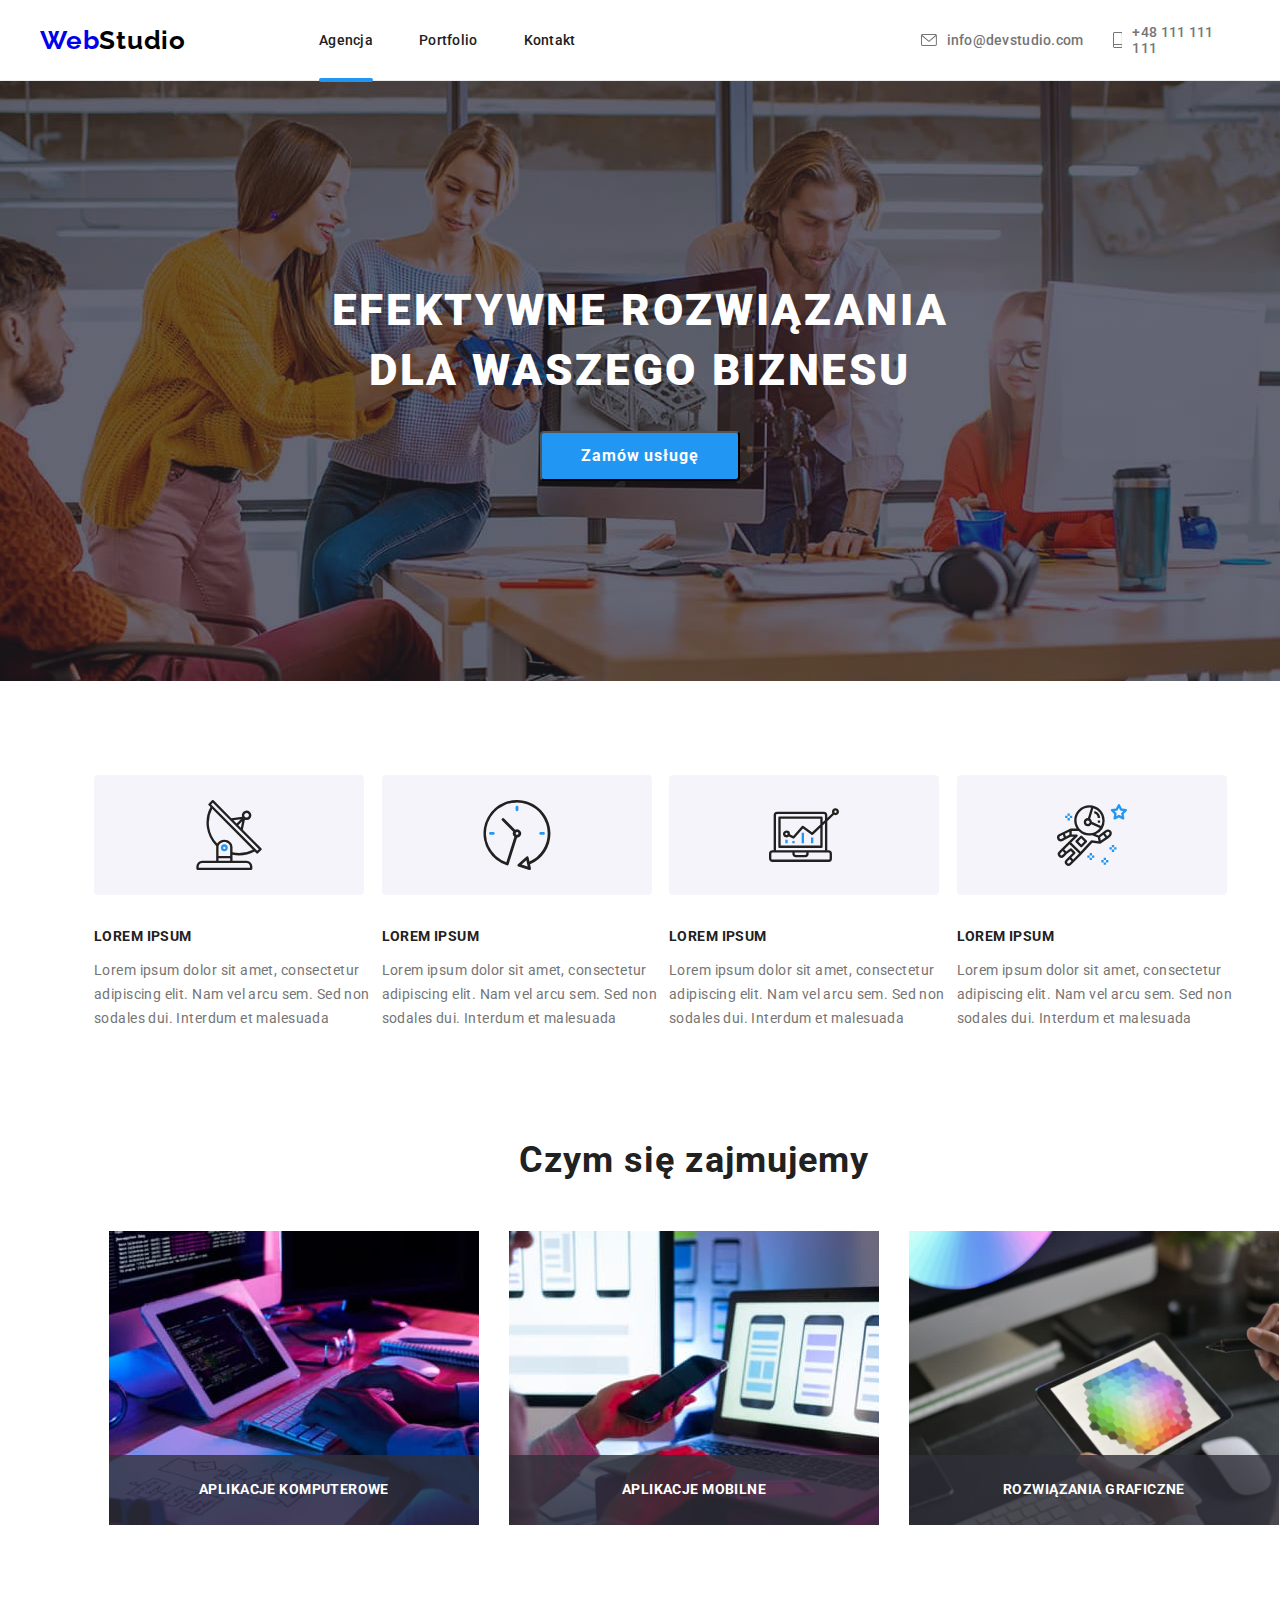
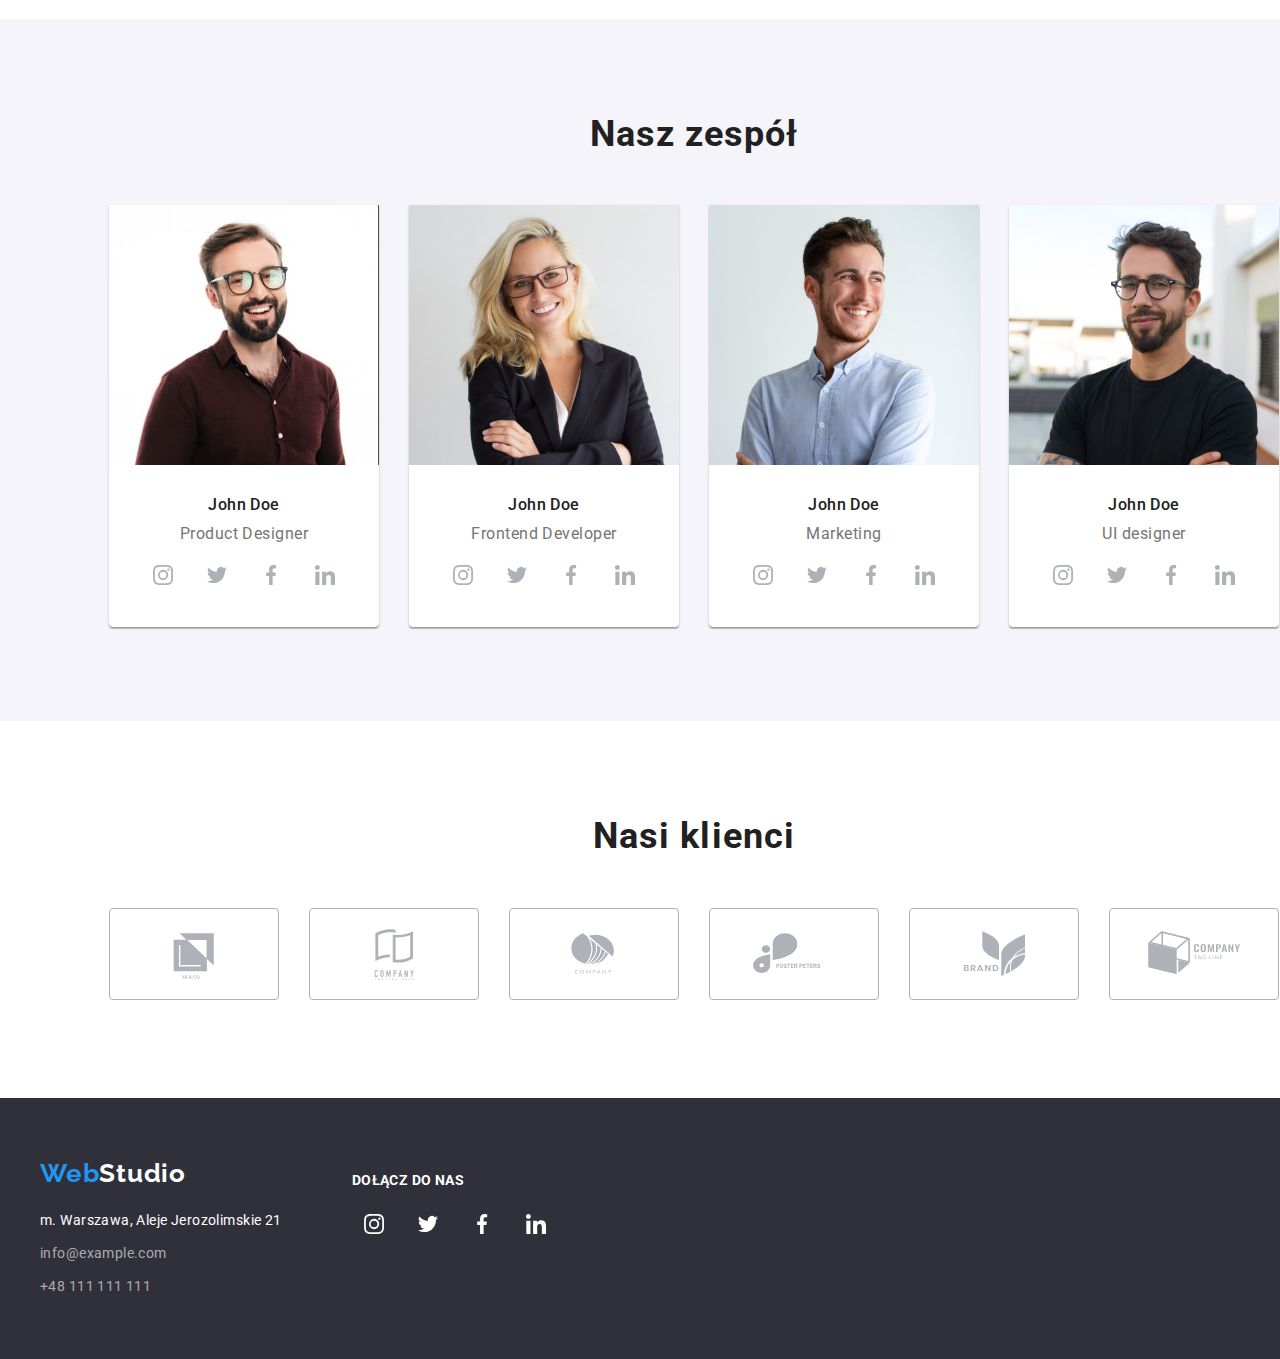
<file: index.html>
<!DOCTYPE html>
<html lang="en">
  <head>
    <title>Wojciech Szczygieł hw3</title>
    <meta charset="UTF-8" />
    <link
      rel="stylesheet"
      href="https://cdnjs.cloudflare.com/ajax/libs/modern-normalize/1.0.0/modern-normalize.min.css"
    />
    <link rel="stylesheet" href="style.css" />
    <link rel="preconnect" href="https://fonts.googleapis.com" />
    <link rel="preconnect" href="https://fonts.gstatic.com" crossorigin />
    <link
      href="https://fonts.googleapis.com/css2?family=Raleway:wght@700&display=swap"
      rel="stylesheet"
    />
    <link
      href="https://fonts.googleapis.com/css2?family=Roboto:wght@400;500;700;900&display=swap"
      rel="stylesheet"
    />
  </head>

  <body>
    <header class="header-style">
      <div class="container row">
        <div class="logo">
          <a href="index.html">Web<span class="logo-black">Studio</span></a>
        </div>
        <nav class="header-nav">
          <ul class="row">
            <li>
              <a class="nav-a is-active" href="index.html"
                >Agencja
                <!-- <div class="is-active"></div> -->
              </a>
            </li>
            <li><a class="nav-a" href="portfolio.html">Portfolio</a></li>
            <li><a class="nav-a" href="">Kontakt</a></li>
          </ul>
        </nav>
        <div class="header-mail">
          <a href="mailto:info@devstudio.com">
            <svg class="header-icon" width="16" height="12">
              <use href="./images/icons.svg#icon-envelope"></use>
            </svg>
            info@devstudio.com
          </a>
        </div>
        <div class="phone-number">
          <a href="">
            <svg class="header-icon" width="10" height="16">
              <use href="./images/icons.svg#icon-smartphone"></use>
            </svg>

            +48 111 111 111</a
          >
        </div>
      </div>
    </header>

    <main>
      <section class="section padding-zero">
        <div class="section-1-bg">
          <div class="container">
            <h1>EFEKTYWNE ROZWIĄZANIA DLA WASZEGO BIZNESU</h1>
            <button type="button" class="section-1-button" data-modal-open>
              <span class="button-name">Zamów usługę</span>
            </button>
          </div>
        </div>
      </section>

      <section class="section section-2-bg">
        <div class="container">
          <ul class="card-set">
            <li class="item">
              <svg width="270" height="120">
                <use href="./images/icons.svg#icon-antena"></use>
              </svg>
              <h2>Lorem ipsum</h2>
              <p>
                Lorem ipsum dolor sit amet, consectetur adipiscing elit. Nam vel
                arcu sem. Sed non sodales dui. Interdum et malesuada
              </p>
            </li>

            <li class="item">
              <svg width="270" height="120">
                <use href="./images/icons.svg#icon-clock"></use>
              </svg>
              <h2>Lorem ipsum</h2>
              <p>
                Lorem ipsum dolor sit amet, consectetur adipiscing elit. Nam vel
                arcu sem. Sed non sodales dui. Interdum et malesuada
              </p>
            </li>

            <li class="item">
              <svg width="270" height="120">
                <use href="./images/icons.svg#icon-diagram"></use>
              </svg>
              <h2>Lorem ipsum</h2>
              <p>
                Lorem ipsum dolor sit amet, consectetur adipiscing elit. Nam vel
                arcu sem. Sed non sodales dui. Interdum et malesuada
              </p>
            </li>

            <li class="item">
              <svg width="270" height="120">
                <use href="./images/icons.svg#icon-astronaut"></use>
              </svg>
              <h2>Lorem ipsum</h2>
              <p>
                Lorem ipsum dolor sit amet, consectetur adipiscing elit. Nam vel
                arcu sem. Sed non sodales dui. Interdum et malesuada
              </p>
            </li>
          </ul>

          <h2>Czym się zajmujemy</h2>

          <div class="main-div-2-images">
            <div class="main-div-2-single-image">
              <img
                width="370"
                height="294"
                alt="A person is typing on a keyboard in a slightly lighted room."
                src="images/csz0.jpg"
              />
              <p>Aplikacje komputerowe</p>
            </div>
            <div class="main-div-2-single-image">
              <img
                width="370"
                height="294"
                alt="A woman is in front of a computer. She has a phone in her hand."
                src="images/csz1.jpg"
              />
              <p>Aplikacje mobilne</p>
            </div>
            <div class="main-div-2-single-image">
              <img
                width="370"
                height="294"
                alt="A person is holding a tablet in their left hand and a pen in their right hand. On the tablet there is a palette of colors."
                src="images/csz2.jpg"
              />
              <p>Rozwiązania graficzne</p>
            </div>
          </div>
        </div>
      </section>

      <section class="section section-3-bg">
        <div class="container">
          <h2>Nasz zespół</h2>
          <ul class="main-div-3-our-team-table">
            <li class="main-div3-our-team-member">
              <img
                width="270"
                height="260"
                alt="A white young man in a claret shirt. He has a beard and is smiling."
                src="images/john_doe_1.jpg"
              />
              <p class="main-div3-our-team-member-name">John Doe</p>
              <p class="main-div3-our-team-member-position">Product Designer</p>
              <div class="social-links">
                <a href="#">
                  <svg width="44" height="44">
                    <use href="./images/icons.svg#icon-instagram"></use>
                  </svg>
                </a>
                <a href="#">
                  <svg width="44" height="44">
                    <use href="./images/icons.svg#icon-twitter"></use>
                  </svg>
                </a>
                <a href="#">
                  <svg width="44" height="44">
                    <use href="./images/icons.svg#icon-facebook"></use>
                  </svg>
                </a>
                <a href="#">
                  <svg width="44" height="44">
                    <use href="./images/icons.svg#icon-linkedin"></use>
                  </svg>
                </a>
              </div>
            </li>
            <li class="main-div3-our-team-member">
              <img
                width="270"
                height="260"
                alt="A white blonde woman in proffesional suit. She has sunglasses."
                src="images/john_doe_2.jpg"
              />
              <p class="main-div3-our-team-member-name">John Doe</p>
              <p class="main-div3-our-team-member-position">
                Frontend Developer
              </p>
              <div class="social-links">
                <a href="#">
                  <svg width="44" height="44">
                    <use href="./images/icons.svg#icon-instagram"></use>
                  </svg>
                </a>
                <a href="#">
                  <svg width="44" height="44">
                    <use href="./images/icons.svg#icon-twitter"></use>
                  </svg>
                </a>
                <a href="#">
                  <svg width="44" height="44">
                    <use href="./images/icons.svg#icon-facebook"></use>
                  </svg>
                </a>
                <a href="#">
                  <svg width="44" height="44">
                    <use href="./images/icons.svg#icon-linkedin"></use>
                  </svg>
                </a>
              </div>
            </li>
            <li class="main-div3-our-team-member">
              <img
                width="270"
                height="260"
                alt="A white young, wide smiling man in a bluish shirt."
                src="images/john_doe_3.jpg"
              />
              <p class="main-div3-our-team-member-name">John Doe</p>
              <p class="main-div3-our-team-member-position">Marketing</p>
              <div class="social-links">
                <a href="#">
                  <svg width="44" height="44">
                    <use href="./images/icons.svg#icon-instagram"></use>
                  </svg>
                </a>
                <a href="#">
                  <svg width="44" height="44">
                    <use href="./images/icons.svg#icon-twitter"></use>
                  </svg>
                </a>
                <a href="#">
                  <svg width="44" height="44">
                    <use href="./images/icons.svg#icon-facebook"></use>
                  </svg>
                </a>
                <a href="#">
                  <svg width="44" height="44">
                    <use href="./images/icons.svg#icon-linkedin"></use>
                  </svg>
                </a>
              </div>
            </li>

            <li class="main-div3-our-team-member">
              <img
                width="270"
                height="260"
                alt="A white man, slightly smiling, in a black shirt. He wears glasses and is miling."
                src="images/john_doe_4.jpg"
              />
              <p class="main-div3-our-team-member-name">John Doe</p>
              <p class="main-div3-our-team-member-position">UI designer</p>
              <div class="social-links">
                <a href="#">
                  <svg width="44" height="44">
                    <use href="./images/icons.svg#icon-instagram"></use>
                  </svg>
                </a>
                <a href="#">
                  <svg width="44" height="44">
                    <use href="./images/icons.svg#icon-twitter"></use>
                  </svg>
                </a>
                <a href="#">
                  <svg width="44" height="44">
                    <use href="./images/icons.svg#icon-facebook"></use>
                  </svg>
                </a>
                <a href="#">
                  <svg width="44" height="44">
                    <use href="./images/icons.svg#icon-linkedin"></use>
                  </svg>
                </a>
              </div>
            </li>
          </ul>
        </div>
      </section>

      <section class="section section-4-bg">
        <div class="container">
          <h2>Nasi klienci</h2>
          <ul class="all-our-clients">
            <li class="our-client">
              <a href="#">
                <svg width="170" height="92">
                  <use href="./images/icons.svg#icon-client-1"></use>
                </svg>
              </a>
            </li>
            <li class="our-client">
              <a href="#">
                <svg width="170" height="92">
                  <use href="./images/icons.svg#icon-client-2"></use>
                </svg>
              </a>
            </li>
            <li class="our-client">
              <a href="#">
                <svg width="170" height="92">
                  <use href="./images/icons.svg#icon-client-3"></use>
                </svg>
              </a>
            </li>
            <li class="our-client">
              <a href="#">
                <svg width="170" height="92">
                  <use href="./images/icons.svg#icon-client-4"></use>
                </svg>
              </a>
            </li>
            <li class="our-client">
              <a href="#">
                <svg width="170" height="92">
                  <use href="./images/icons.svg#icon-client-5"></use>
                </svg>
              </a>
            </li>
            <li class="our-client">
              <a href="#">
                <svg width="170" height="92">
                  <use href="./images/icons.svg#icon-client-6"></use>
                </svg>
              </a>
            </li>
          </ul>
        </div>
      </section>
    </main>

    <footer>
      <div class="footer-style">
        <div class="container footer-align-items-left">
          <div class="footer-div-1">
            <a class="footer-logo"
              ><span class="footer-logo-blueweb">Web</span>Studio</a
            >
            <address class="footer-adress-full">
              <a href="#" class="footer-adress">
                m. Warszawa, Aleje Jerozolimskie 21</a
              >
              <a class="footer-mail" href="mailto:info@example.com"
                >info@example.com</a
              >
              <a href="#" class="footer-telephone">+48 111 111 111</a>
            </address>
          </div>
          <div>
            <p class="footer-join-us">Dołącz do nas</p>
            <div class="footer-social-links">
              <a href="#">
                <svg width="44" height="44">
                  <use href="./images/icons.svg#icon-instagram"></use>
                </svg>
              </a>
              <a href="#">
                <svg width="44" height="44">
                  <use href="./images/icons.svg#icon-twitter"></use>
                </svg>
              </a>
              <a href="#">
                <svg width="44" height="44">
                  <use href="./images/icons.svg#icon-facebook"></use>
                </svg>
              </a>
              <a href="#">
                <svg width="44" height="44">
                  <use href="./images/icons.svg#icon-linkedin"></use>
                </svg>
              </a>
            </div>
          </div>
        </div>
      </div>
    </footer>

    <div class="overlay is-hidden" data-modal>
      <div class="modal">
        <button data-modal-close>
          <svg width="11" height="11">
            <use href="./images/icons.svg#icon-close"></use>
          </svg>
        </button>
      </div>
    </div>
    <script src="./js/modal.js"></script>
  </body>
</html>
</file>
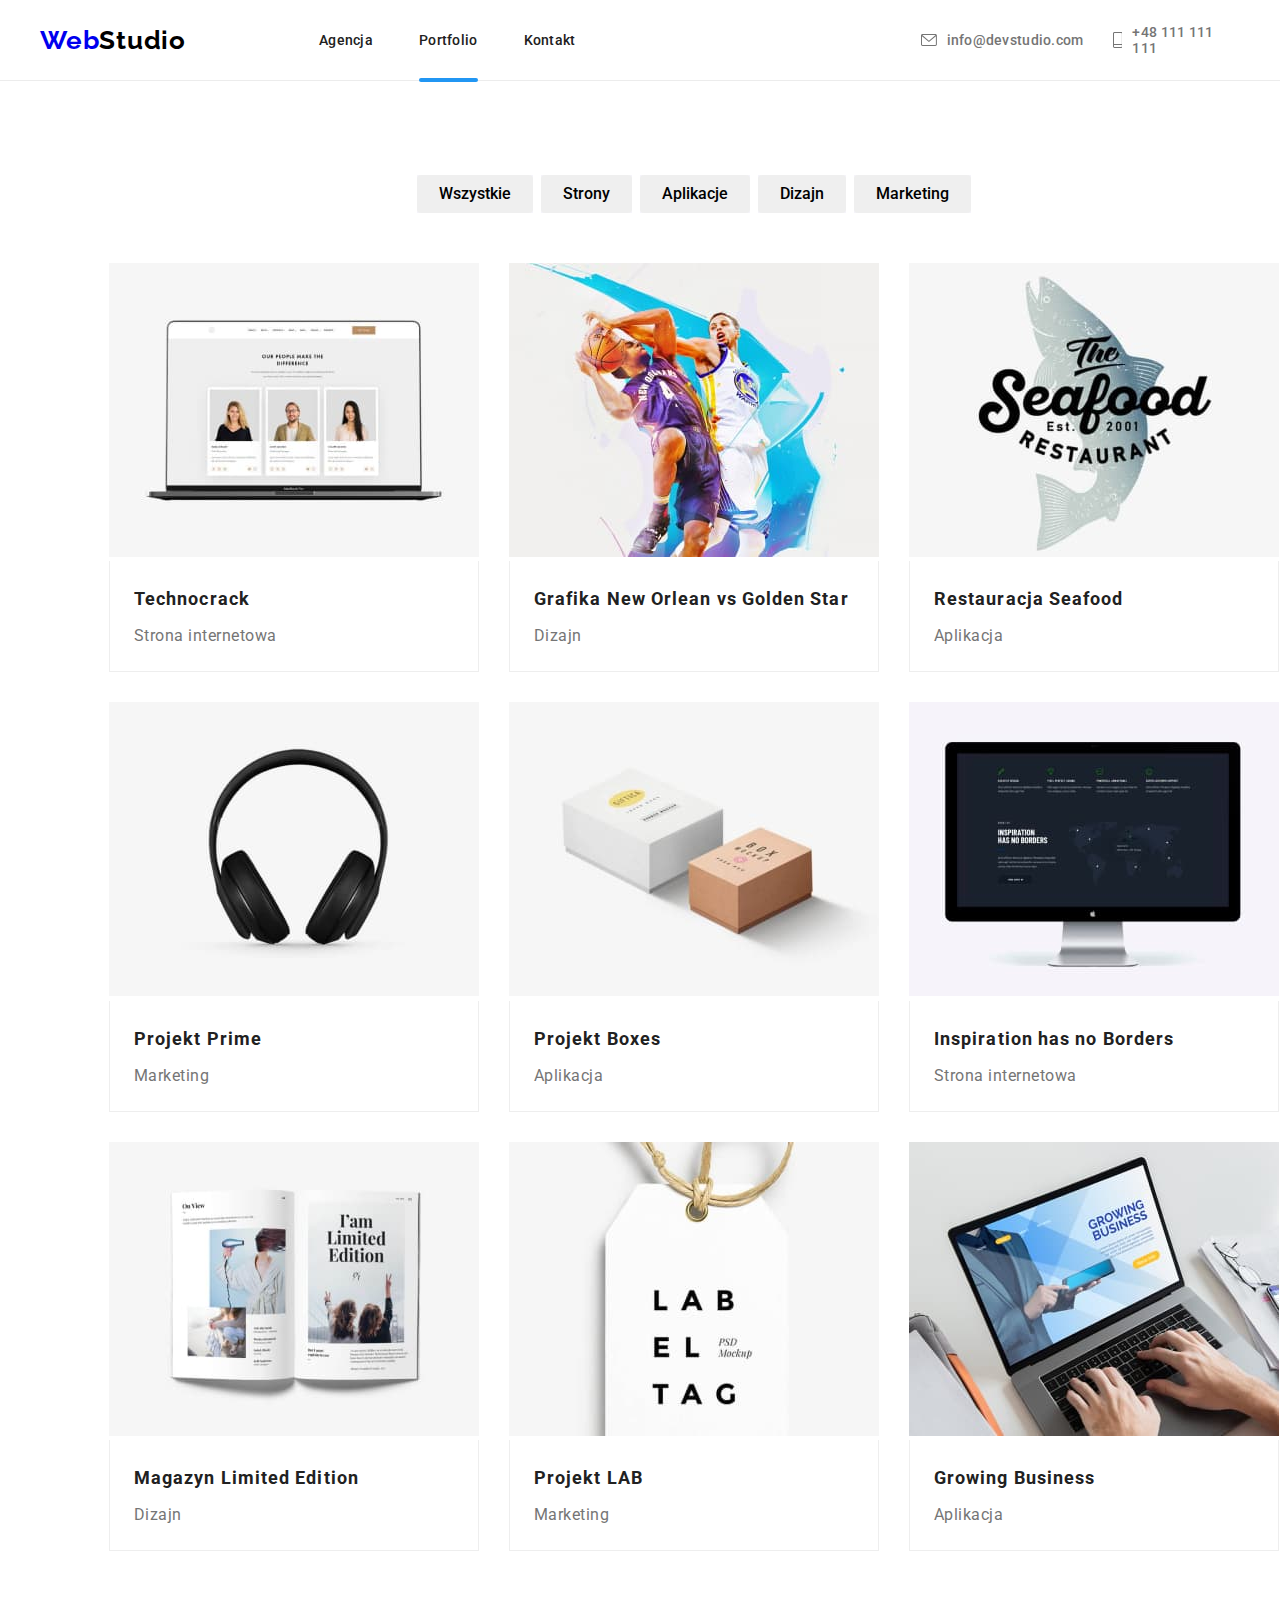
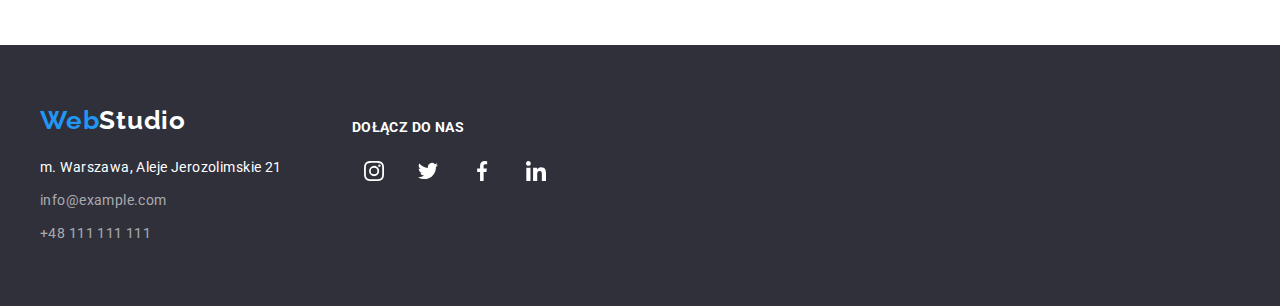
<file: portfolio.html>
<!DOCTYPE html>
<html lang="en">
  <head>
    <title>Portfolio hw3</title>
    <meta charset="UTF-8" />
    <link
      rel="stylesheet"
      href="https://cdnjs.cloudflare.com/ajax/libs/modern-normalize/1.0.0/modern-normalize.min.css"
    />
    <link rel="stylesheet" href="style.css" />
    <link rel="preconnect" href="https://fonts.googleapis.com" />
    <link rel="preconnect" href="https://fonts.gstatic.com" crossorigin />
    <link
      href="https://fonts.googleapis.com/css2?family=Raleway:wght@700&display=swap"
      rel="stylesheet"
    />
    <link
      href="https://fonts.googleapis.com/css2?family=Roboto:wght@400;500;700;900&display=swap"
      rel="stylesheet"
    />
  </head>

  <body>
    <header class="header-style">
      <div class="container row">
        <div class="logo">
          <a href="index.html">Web<span class="logo-black">Studio</span></a>
        </div>
        <nav class="header-nav">
          <ul class="row">
            <li>
              <a class="nav-a" href="index.html"
                >Agencja
                <!-- <div class="is-active"></div> -->
              </a>
            </li>
            <li>
              <a class="nav-a is-active" href="portfolio.html">Portfolio</a>
            </li>
            <li><a class="nav-a" href="">Kontakt</a></li>
          </ul>
        </nav>
        <div class="header-mail">
          <a href="mailto:info@devstudio.com">
            <svg class="header-icon" width="16" height="12">
              <use href="./images/icons.svg#icon-envelope"></use>
            </svg>
            info@devstudio.com
          </a>
        </div>
        <div class="phone-number">
          <a href="">
            <svg class="header-icon" width="10" height="16">
              <use href="./images/icons.svg#icon-smartphone"></use>
            </svg>

            +48 111 111 111</a
          >
        </div>
      </div>
    </header>

    <main>
      <section class="section section-2-bg">
        <div class="container">
          <ul class="portfolio-buttons">
            <li><button type="button">Wszystkie</button></li>
            <li><button type="button">Strony</button></li>
            <li><button type="button">Aplikacje</button></li>
            <li><button type="button">Dizajn</button></li>
            <li><button type="button">Marketing</button></li>
          </ul>

          <ul class="portfolio-cards-wrap">
            <li class="portfolio-images-grid" tabindex="0">
              <div class="portfolio-image">
                <img
                  width="370"
                  height="294"
                  alt="A laptop"
                  src="images/portfolio1.jpg"
                />
                <div class="portfolio-image-rolling-in">
                  Technocrack jest popularną platformą wykorzystywaną do
                  rozpowszechniania koronawirusa. Firmy wykorzystują tę
                  platformę do celów szpiegowskich i ataków na niezabezpieczone
                  serwery konkurencji
                </div>
              </div>
              <p class="portfolio-card-header">Technocrack</p>
              <p class="portfolio-card-comment">Strona internetowa</p>
            </li>
            <li class="portfolio-images-grid" tabindex="0">
              <div class="portfolio-image">
                <img
                  width="370"
                  height="294"
                  alt="Two basketball players fighting over a ball during a jump"
                  src="images/portfolio2.jpg"
                />
                <div class="portfolio-image-rolling-in">
                  Technocrack jest popularną platformą wykorzystywaną do
                  rozpowszechniania koronawirusa. Firmy wykorzystują tę
                  platformę do celów szpiegowskich i ataków na niezabezpieczone
                  serwery konkurencji
                </div>
              </div>
              <p class="portfolio-card-header">
                Grafika New Orlean vs Golden Star
              </p>
              <p class="portfolio-card-comment">Dizajn</p>
            </li>
            <li class="portfolio-images-grid" tabindex="0">
              <div class="portfolio-image">
                <img
                  width="370"
                  height="294"
                  alt="Logo of a seafood reastaurant."
                  src="images/portfolio3.jpg"
                />
                <div class="portfolio-image-rolling-in">
                  Technocrack jest popularną platformą wykorzystywaną do
                  rozpowszechniania koronawirusa. Firmy wykorzystują tę
                  platformę do celów szpiegowskich i ataków na niezabezpieczone
                  serwery konkurencji
                </div>
              </div>
              <p class="portfolio-card-header">Restauracja Seafood</p>
              <p class="portfolio-card-comment">Aplikacja</p>
            </li>

            <li class="portfolio-images-grid" tabindex="0">
              <div class="portfolio-image">
                <img
                  width="370"
                  height="294"
                  alt="A laptop"
                  src="images/portfolio4.jpg"
                />
                <div class="portfolio-image-rolling-in">
                  Technocrack jest popularną platformą wykorzystywaną do
                  rozpowszechniania koronawirusa. Firmy wykorzystują tę
                  platformę do celów szpiegowskich i ataków na niezabezpieczone
                  serwery konkurencji
                </div>
              </div>
              <p class="portfolio-card-header">Projekt Prime</p>
              <p class="portfolio-card-comment">Marketing</p>
            </li>
            <li class="portfolio-images-grid" tabindex="0">
              <div class="portfolio-image">
                <img
                  width="370"
                  height="294"
                  alt="Two basketball players fighting over a ball during a jump"
                  src="images/portfolio5.jpg"
                />
                <div class="portfolio-image-rolling-in">
                  Technocrack jest popularną platformą wykorzystywaną do
                  rozpowszechniania koronawirusa. Firmy wykorzystują tę
                  platformę do celów szpiegowskich i ataków na niezabezpieczone
                  serwery konkurencji
                </div>
              </div>
              <p class="portfolio-card-header">Projekt Boxes</p>
              <p class="portfolio-card-comment">Aplikacja</p>
            </li>
            <li class="portfolio-images-grid" tabindex="0">
              <div class="portfolio-image">
                <img
                  width="370"
                  height="294"
                  alt="Logo of a seafood reastaurant."
                  src="images/portfolio6.jpg"
                />
                <div class="portfolio-image-rolling-in">
                  Technocrack jest popularną platformą wykorzystywaną do
                  rozpowszechniania koronawirusa. Firmy wykorzystują tę
                  platformę do celów szpiegowskich i ataków na niezabezpieczone
                  serwery konkurencji
                </div>
              </div>
              <p class="portfolio-card-header">Inspiration has no Borders</p>
              <p class="portfolio-card-comment">Strona internetowa</p>
            </li>

            <li class="portfolio-images-grid" tabindex="0">
              <div class="portfolio-image">
                <img
                  width="370"
                  height="294"
                  alt="A laptop"
                  src="images/portfolio7.jpg"
                />
                <div class="portfolio-image-rolling-in">
                  Technocrack jest popularną platformą wykorzystywaną do
                  rozpowszechniania koronawirusa. Firmy wykorzystują tę
                  platformę do celów szpiegowskich i ataków na niezabezpieczone
                  serwery konkurencji
                </div>
              </div>
              <p class="portfolio-card-header">Magazyn Limited Edition</p>
              <p class="portfolio-card-comment">Dizajn</p>
            </li>
            <li class="portfolio-images-grid" tabindex="0">
              <div class="portfolio-image">
                <img
                  width="370"
                  height="294"
                  alt="Two basketball players fighting over a ball during a jump"
                  src="images/portfolio8.jpg"
                />
                <div class="portfolio-image-rolling-in">
                  Technocrack jest popularną platformą wykorzystywaną do
                  rozpowszechniania koronawirusa. Firmy wykorzystują tę
                  platformę do celów szpiegowskich i ataków na niezabezpieczone
                  serwery konkurencji
                </div>
              </div>
              <p class="portfolio-card-header">Projekt LAB</p>
              <p class="portfolio-card-comment">Marketing</p>
            </li>
            <li class="portfolio-images-grid" tabindex="0">
              <div class="portfolio-image">
                <img
                  width="370"
                  height="294"
                  alt="Logo of a seafood reastaurant."
                  src="images/portfolio9.jpg"
                />
                <div class="portfolio-image-rolling-in">
                  Technocrack jest popularną platformą wykorzystywaną do
                  rozpowszechniania koronawirusa. Firmy wykorzystują tę
                  platformę do celów szpiegowskich i ataków na niezabezpieczone
                  serwery konkurencji
                </div>
              </div>
              <p class="portfolio-card-header">Growing Business</p>
              <p class="portfolio-card-comment">Aplikacja</p>
            </li>
          </ul>
        </div>
      </section>
    </main>

    <footer>
      <div class="footer-style">
        <div class="container footer-align-items-left">
          <div class="footer-div-1">
            <a class="footer-logo"
              ><span class="footer-logo-blueweb">Web</span>Studio</a
            >
            <address class="footer-adress-full">
              <a href="#" class="footer-adress">
                m. Warszawa, Aleje Jerozolimskie 21</a
              >
              <a class="footer-mail" href="mailto:info@example.com"
                >info@example.com</a
              >
              <a href="#" class="footer-telephone">+48 111 111 111</a>
            </address>
          </div>
          <div>
            <p class="footer-join-us">Dołącz do nas</p>
            <div class="footer-social-links">
              <a href="#">
                <svg width="44" height="44">
                  <use href="./images/icons.svg#icon-instagram"></use>
                </svg>
              </a>
              <a href="#">
                <svg width="44" height="44">
                  <use href="./images/icons.svg#icon-twitter"></use>
                </svg>
              </a>
              <a href="#">
                <svg width="44" height="44">
                  <use href="./images/icons.svg#icon-facebook"></use>
                </svg>
              </a>
              <a href="#">
                <svg width="44" height="44">
                  <use href="./images/icons.svg#icon-linkedin"></use>
                </svg>
              </a>
            </div>
          </div>
        </div>
      </div>
    </footer>
  </body>
</html>
</file>
<file: style.css>
:root {
  --background: #fff;
  --primary-color: #2196f3;
  --primary-text-color: #212121;
  --section-bg-color: #2f303a;
  --section-color: #fff;
  --studio-button-text-color: #fff;
  --main-div-our-team-background-color: #f5f4fa;
  --our-team-member-background-color: #fff;
  --our-team-member-position-text-color: #757575;
  --footer-background: #2f303a;
  --footer-logo-color: #fff;
  --footer-adress-color: #fff;
  --portfolio-buttons-background-color: #f5f4fa;
  --portfolio-buttons-text-hover-color: #fff;
  --section-2-bg-color: #fff;
  --portfolio-card-border: #eeeeee;
  --header-border: #ececec;
  --footer-adress: rgba(255, 255, 255, 0.6);
  --social-links-color: #afb1b8;
  --footer-social-links-bg: rgba(255, 255, 255, 0.1);
}

h1 {
  margin: 0;
  padding: 0;
}

h2 {
  padding: 0;
  margin: 0;
}

body {
  font-family: "Roboto", Arial, Helvetica, sans-serif;
  font-style: normal;
  font-weight: 400;
  color: var(--primary-text-color);
  margin: 0 auto;
  background-color: var(--background);
}

.container {
  width: 1200px;
  display: flex;
  flex-direction: column;
  align-items: center;
  margin: auto;
}

.row {
  display: flex;
  flex-direction: row;
  justify-content: center;
  list-style-type: none;
}

.header-style {
  font-weight: 500;
  font-size: 14px;
  letter-spacing: 0.02em;
  display: flex;
  justify-content: center;
  border-bottom: 1px solid var(--header-border);
}

.nav-a {
  position: relative;
  color: var(--primary-text-color);
  text-decoration: none;
  transition-property: color;
  transition-duration: 250ms;
  transition-timing-function: cubic-bezier(0.4, 0, 0.2, 1);
}

.row > li > a:focus,
.row > li > a:hover {
  color: var(--primary-color);
}

.nav-a:visited {
  color: inherit;
}

.is-active::after {
  content: "";
  position: absolute;
  width: 100%;
  height: 4px;
  left: 0px;
  top: 46px;

  background: #2196f3;
  border-radius: 2px;
}

.is-active:visited {
  color: var(--primary-color);
}

.logo {
  font-family: "Raleway";
  font-weight: 700;
  font-size: 26px;
  margin-right: 93px;

  letter-spacing: 0.03em;

  color: var(--primary-color);
  line-height: 3.076923076923077;
}
.logo > a {
  text-decoration: none;
}

.logo > a:visited {
  color: inherit;
}

.logo-black {
  color: black;
}

.row > li:not(:last-child) {
  margin-right: 46px;
}

.header-nav {
  margin-right: 345px;
}

.header-mail {
  margin-right: 29px;
}

.header-icon {
  margin-right: 10px;
  display: block;
  fill: var(--our-team-member-position-text-color);
  transition-property: fill;
  transition-duration: 250ms;
  transition-timing-function: cubic-bezier(0.4, 0, 0.2, 1);
}

.phone-number > a,
.header-mail > a {
  text-decoration: none;

  align-items: center;
  display: flex;
  color: var(--our-team-member-position-text-color);
  transition-property: color;
  transition-duration: 250ms;
  transition-timing-function: cubic-bezier(0.4, 0, 0.2, 1);
}

.phone-number a:focus,
.phone-number a:hover,
.header-mail a:focus,
.header-mail a:hover {
  color: var(--primary-color);
}

.phone-number a:focus > svg,
.phone-number a:hover > svg,
.header-mail a:focus > svg,
.header-mail a:hover > svg {
  fill: var(--primary-color);
}

.section {
  align-items: center;
  display: flex;
  justify-content: center;
  flex-direction: column;
  padding: 94px;
  width: 100%;
  background: var(--section-bg-color);
}

.padding-zero {
  padding: 0;
}

.section-2-bg {
  background-color: var(--section-2-bg-color);
}

.container > h1 {
  font-weight: 900;
  width: 696px;
  font-size: 44px;
  line-height: 1.36;
  /* or 136% */
  text-align: center;
  letter-spacing: 0.06em;
  text-transform: uppercase;

  color: var(--section-color);
}

.section-1-button {
  height: 50px;
  width: 200px;
  margin-top: 30px;
  background: var(--primary-color);
  box-shadow: 0px 4px 4px rgba(0, 0, 0, 0.15);
  border-radius: 4px;
}

.button-name {
  width: 117px;
  font-weight: 700;
  line-height: 1.88;

  align-items: center;
  text-align: center;
  letter-spacing: 0.06em;
  color: var(--studio-button-text-color);
}

.section-1-bg {
  padding: 200px;
  background-image: linear-gradient(to right, #2f303a66, #2f303a66),
    url(images/section-1-background.jpg);
  height: 600px;

  object-fit: contain;
}

.card-set {
  margin: 0;
  display: flex;
  flex-wrap: wrap;
  gap: 10px;
  padding: 0 0 94px 0;
  list-style: none;
}

.item {
  flex-basis: calc((100% - 90px) / 4);
}

.item > h2 {
  margin-top: 30px;
  font-weight: 700;
  font-size: 14px;
  line-height: 1.14;
  letter-spacing: 0.03em;
  text-transform: uppercase;
}

.item > p {
  font-weight: 400;
  font-size: 14px;
  line-height: 1.71;

  letter-spacing: 0.03em;
  color: var(--our-team-member-position-text-color);
}

.container > h2 {
  font-weight: 700;
  font-size: 36px;
  line-height: 1.17;
  letter-spacing: 0.03em;
}

.main-div-2-images {
  padding: 50px 0 0 0;
  display: flex;
  gap: 30px;
}

.main-div-2-single-image {
  position: relative;
  margin: 0;
  padding: 0;
}

.main-div-2-single-image > p {
  position: absolute;
  font-weight: 700;
  font-size: 14px;
  line-height: 1.14;
  text-align: center;
  letter-spacing: 0.03em;
  text-transform: uppercase;
  width: 100%;
  height: 70px;
  color: var(--footer-logo-color);
  background-color: rgba(47, 48, 58, 0.8);
  left: 0;
  bottom: 0px;
  padding: 27px 0;
  margin: 0;
}

.main-div-2-single-image > img {
  margin: 0;
  padding: 0;
  display: block;
}

.main-div-3-our-team {
  background: var(--main-div-our-team-background-color);
  margin-top: 94px;
  align-items: center;
  display: flex;
  justify-content: center;
  flex-direction: column;
}

.section-3-bg {
  background-color: var(--portfolio-buttons-background-color);
}

.section-4-bg {
  background-color: var(--background);
}

.main-div-3-our-team > h2 {
  font-weight: 700;
  font-size: 36px;
  line-height: 1.17;
  letter-spacing: 0.03em;
}

.main-div-3-our-team-table {
  margin: 50px 0 0 0;
  display: flex;
  flex-wrap: wrap;
  gap: 30px;
  padding: 0;
  list-style: none;
}

.social-links {
  display: flex;
  justify-content: center;
  gap: 10px;
  padding: 0 0 30px 0;
}

.social-links > a > svg {
  display: block;
  border-radius: 50%;
  background-color: var(--background);
  fill: var(--social-links-color);
  transition-property: background-color fill;
  transition-duration: 250ms;
  transition-timing-function: cubic-bezier(0.4, 0, 0.2, 1);
}

.social-links > a:focus > svg,
.social-links > a:hover > svg {
  background-color: var(--primary-color);
  fill: var(--background);
}

.main-div3-our-team-member {
  flex-basis: calc((100% - 90px) / 4);
  background: var(--our-team-member-background-color);
  box-shadow: 0px 1px 3px rgba(0, 0, 0, 0.12), 0px 1px 1px rgba(0, 0, 0, 0.14),
    0px 2px 1px rgba(0, 0, 0, 0.2);
  border-radius: 0px 0px 4px 4px;
}

.main-div3-our-team-member > img {
  display: block;
  margin: 0 0 30px 0;
}

.main-div3-our-team-member-name {
  font-weight: 500;
  line-height: 1.19;
  /* identical to box height */
  text-align: center;
  letter-spacing: 0.03em;
  margin: 0 0 10px 0;
}

.main-div3-our-team-member-position {
  line-height: 1.19;
  /* identical to box height */
  text-align: center;
  letter-spacing: 0.03em;
  color: var(--our-team-member-position-text-color);
  margin: 0 0 10px 0;
}

.section > h2 {
  font-weight: 700;
  font-size: 36px;
  line-height: 36px;
  text-align: center;
  letter-spacing: 0.03em;
}

.all-our-clients {
  margin: 50px 0 0 0;
  display: flex;
  flex-wrap: wrap;
  gap: 30px;
  padding: 0;
  list-style: none;
}

.our-client {
  flex-basis: calc((100% - 150px) / 6);
}

.our-client > a > svg {
  fill: var(--social-links-color);
  border: 1px solid var(--social-links-color);
  background: var(--our-team-member-background-color);
  border-radius: 4px;
  transition-property: border-color fill;
  transition-duration: 250ms;
  transition-timing-function: cubic-bezier(0.4, 0, 0.2, 1);
}
.our-client > a:focus > svg,
.our-client > a:hover > svg {
  fill: var(--primary-color);
  border-color: var(--primary-color);
}

.footer-style {
  background: var(--footer-background);
  padding: 60px 0;
}

.footer-align-items-left {
  align-items: flex-start;
  display: flex;
  flex-direction: row;
}

.container-flex-start {
  align-items: flex-start;
}

.footer-div-1 {
  margin: 0 70px 0 0;
}

.footer-logo {
  font-family: "Raleway";
  font-weight: 700;
  font-size: 26px;
  line-height: 1.19;
  /* identical to box height */

  letter-spacing: 0.03em;
  color: var(--footer-logo-color);
}

.footer-adress-full {
  margin-top: 20px;
}

.footer-logo-blueweb {
  color: var(--primary-color);
}
.footer-adress {
  font-weight: 400;
  font-size: 14px;
  line-height: 1.71;
  display: block;
  /* or 171% */
  text-decoration: none;
  letter-spacing: 0.03em;

  color: var(--footer-adress-color);
  font-style: normal;
  transition-property: color;
  transition-duration: 250ms;
  transition-timing-function: cubic-bezier(0.4, 0, 0.2, 1);
}

.footer-adress:focus,
.footer-adress:hover {
  color: var(--primary-color);
}

.footer-mail {
  display: block;
  font-style: normal;
  margin-top: 9px;
  font-size: 14px;
  line-height: 1.71;

  letter-spacing: 0.03em;
  text-decoration: none;
  color: var(--footer-adress);
  transition-property: color;
  transition-duration: 250ms;
  transition-timing-function: cubic-bezier(0.4, 0, 0.2, 1);
}

.footer-mail:focus,
.footer-mail:hover {
  color: var(--primary-color);
}

.footer-telephone {
  display: block;
  text-decoration: none;
  font-style: normal;
  margin-top: 9px;
  font-size: 14px;
  line-height: 1.71;
  letter-spacing: 0.03em;
  color: var(--footer-adress);
  transition-property: color;
  transition-duration: 250ms;
  transition-timing-function: cubic-bezier(0.4, 0, 0.2, 1);
}

.footer-telephone:focus,
.footer-telephone:hover {
  color: var(--primary-color);
}

.footer-join-us {
  font-weight: 700;
  font-size: 14px;
  line-height: 16px;
  letter-spacing: 0.03em;
  text-transform: uppercase;

  color: var(--portfolio-buttons-text-hover-color);
}

.footer-social-links {
  display: flex;
  justify-content: center;
  gap: 10px;
}

.footer-social-links > a > svg {
  display: block;
  border-radius: 50%;
  fill: var(--background);
  transition-property: background-color;
  transition-duration: 250ms;
  transition-timing-function: cubic-bezier(0.4, 0, 0.2, 1);
}

.footer-social-links > a:focus > svg,
.footer-social-links > a:hover > svg {
  background-color: var(--primary-color);
  cursor: pointer;
}

.portfolio-buttons {
  margin-top: 0;
  padding-left: 0;
  margin-bottom: 50px;
  list-style: none;
  align-items: center;
  display: flex;
  justify-content: center;
}

.portfolio-buttons > li {
  background: var(--portfolio-buttons-background-color);
}
.portfolio-buttons > li > button:focus,
.portfolio-buttons > li > button:hover {
  background: var(--primary-color);
  color: var(--portfolio-buttons-text-hover-color);
  box-shadow: 0px 3px 1px rgba(0, 0, 0, 0.1), 0px 1px 2px rgba(0, 0, 0, 0.08),
    0px 2px 2px rgba(0, 0, 0, 0.12);
}

.portfolio-buttons > li > button {
  height: 38px;
  font-weight: 500;
  cursor: pointer;
  padding: 6px 22px;
  border: none;
  border-radius: 4px;
  transition-property: background-color color box-shadow;
  transition-duration: 250ms;
  transition-timing-function: cubic-bezier(0.4, 0, 0.2, 1);
}

.portfolio-buttons > li:not(:last-child) {
  margin-right: 8px;
}

.portfolio-cards-wrap {
  justify-content: center;
  display: flex;
  flex-wrap: wrap;
  gap: 30px;
  padding: 0;
  margin: 0;
  list-style: none;
}

.portfolio-images-grid {
  border-bottom: 1px solid var(--portfolio-card-border);
  background-color: var(--section-2-bg-color);

  transition-property: box-shadow;
  transition-duration: 250ms;
  transition-timing-function: cubic-bezier(0.4, 0, 0.2, 1);
}

.portfolio-images-grid:focus,
.portfolio-images-grid:hover {
  box-shadow: 0px 1px 1px rgba(0, 0, 0, 0.12), 0px 4px 4px rgba(0, 0, 0, 0.06),
    1px 4px 6px rgba(0, 0, 0, 0.16);
}

.portfolio-images-grid:focus .portfolio-image .portfolio-image-rolling-in,
.portfolio-images-grid:hover .portfolio-image .portfolio-image-rolling-in {
  transform: translateY(0);
}

.portfolio-image {
  overflow: hidden;
  width: 100%;
  display: block;
  position: relative;
}

.portfolio-image-rolling-in {
  position: absolute;
  top: 0;
  left: 0;
  width: 100%;
  height: 100%;
  background: rgba(33, 150, 243, 0.9);
  transform: translateY(101%);
  transition: transform 250ms ease;
  font-weight: 400;
  font-size: 18px;
  line-height: 1.56;
  letter-spacing: 0.03em;
  position: absolute;
  color: #ffffff;
  padding: 49px 24px;
}

.portfolio-image-rolling-in > p {
  font-weight: 400;
  font-size: 18px;
  line-height: 1.56;

  letter-spacing: 0.03em;
  position: absolute;
  color: #ffffff;
}

.portfolio-card-header {
  border-left: 1px solid var(--portfolio-card-border);
  border-right: 1px solid var(--portfolio-card-border);
  margin: 0;
  padding: 20px 24px 0 24px;
  font-weight: 700;
  font-size: 18px;
  line-height: 2;
  letter-spacing: 0.06em;
}

.portfolio-card-comment {
  border-left: 1px solid var(--portfolio-card-border);
  border-right: 1px solid var(--portfolio-card-border);
  margin: 0;
  padding: 4px 24px 20px 24px;
  line-height: 1.875;
  letter-spacing: 0.03em;
  color: var(--our-team-member-position-text-color);
}

.modal {
  display: block;
  visibility: visible;
  position: absolute;
  width: 528px;
  height: 581px;
  top: 50%;
  left: 50%;
  opacity: 1;
  z-index: 2;
  transform-origin: left top;
  transition-property: visibility, opacity, transform;
  transition-duration: 0.4s;
  transform: scale(1) translateX(-50%) translateY(-50%);
  background-color: #ffffff;
  box-shadow: 0px 1px 3px rgba(0, 0, 0, 0.12), 0px 1px 1px rgba(0, 0, 0, 0.14),
    0px 2px 1px rgba(0, 0, 0, 0.2);
  border-radius: 4px;
}

.is-hidden {
  pointer-events: none;
  visibility: hidden;
  opacity: 0;
}

.modal > button {
  position: absolute;
  top: 17px;
  right: 17px;
  border: 0;
  padding: 0;
  margin: 0;
  background: transparent;
}

.modal > button > svg {
  display: block;
}

.overlay {
  display: block;
  position: absolute;
  width: 100%;
  height: 100%;
  top: 0;
  left: 0;
  z-index: 1;
  background: rgba(0, 0, 0, 0.2);
}

.overlay.is-hidden > .modal {
  transform: scale(0) translateX(-50%) translateY(-50%);
}

.blabla svg {
  background-color: green;
  fill: red;
  border-radius: 50%;
  transition-property: fill background-color;
  transition-duration: 250ms;
  transition-timing-function: cubic-bezier(0.4, 0, 0.2, 1);
}

.blabla:hover svg {
  background-color: yellow;
  fill: blue;
}
</file>
